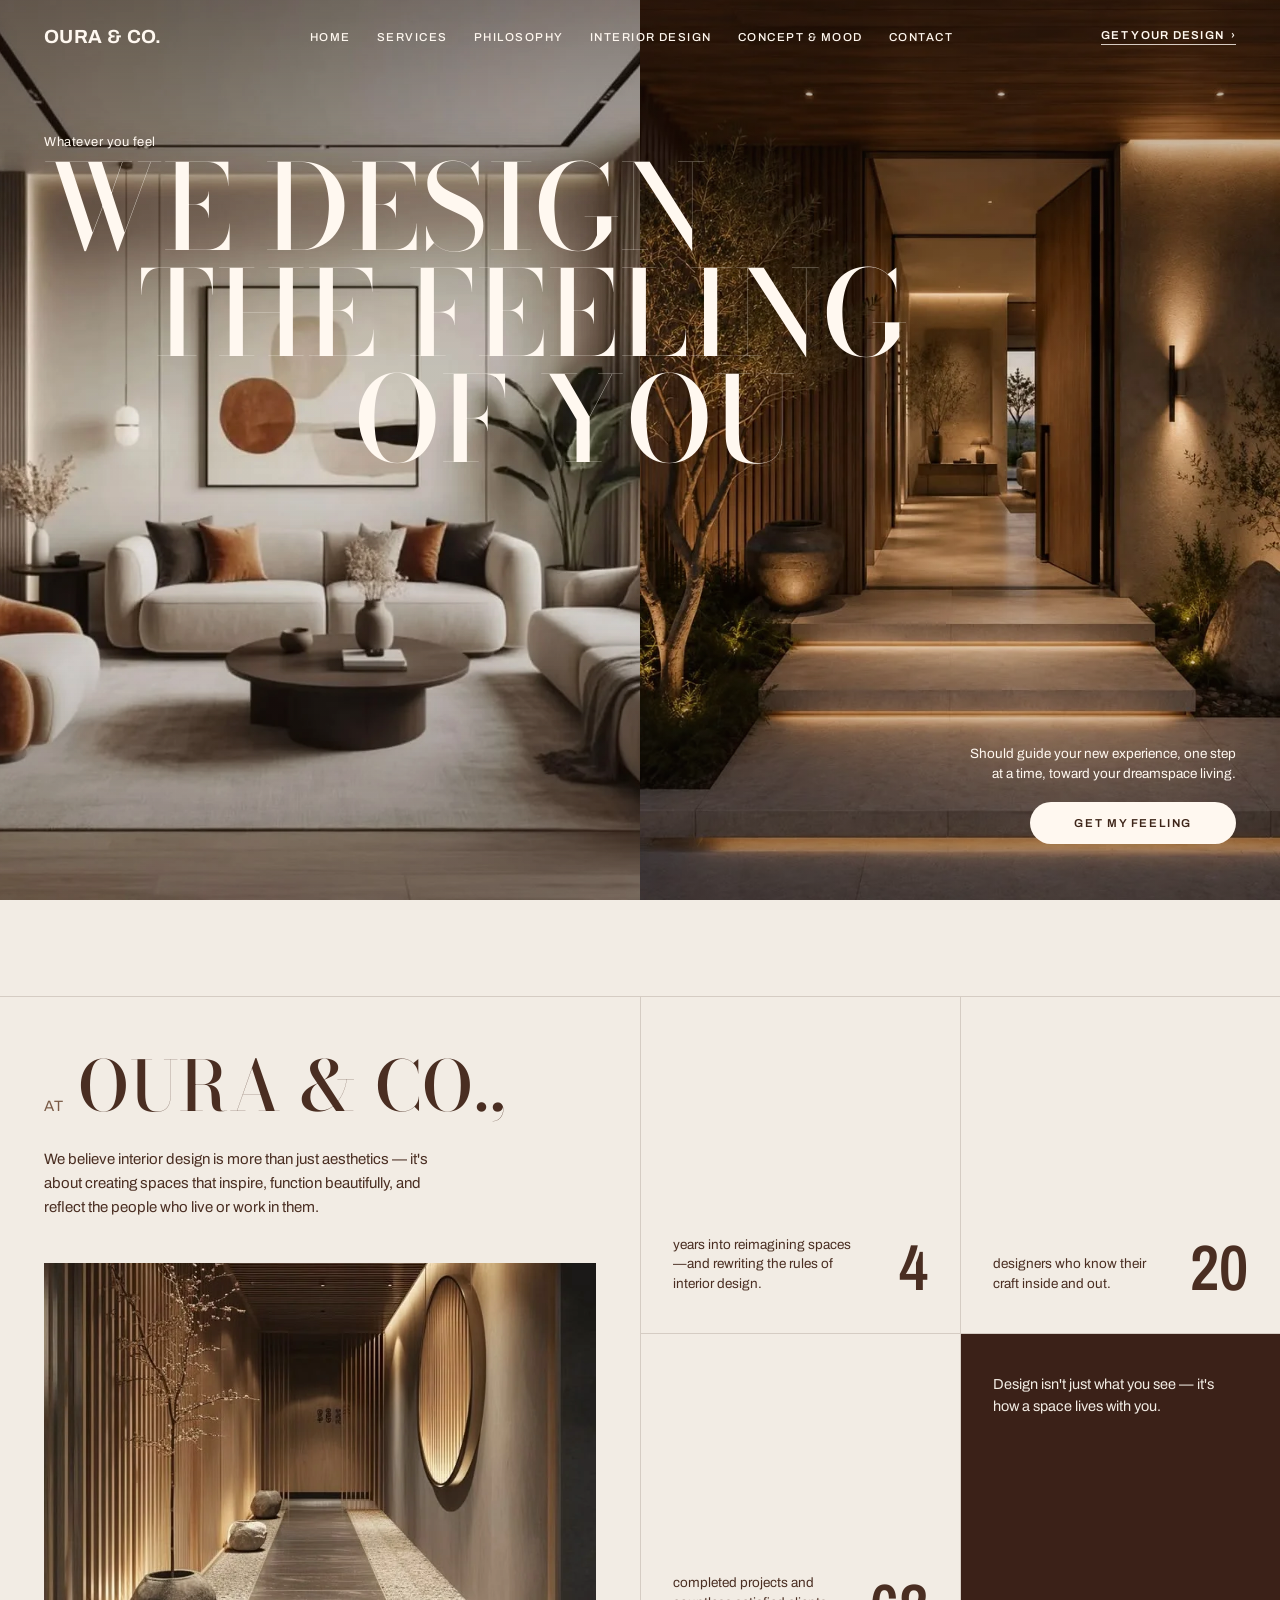
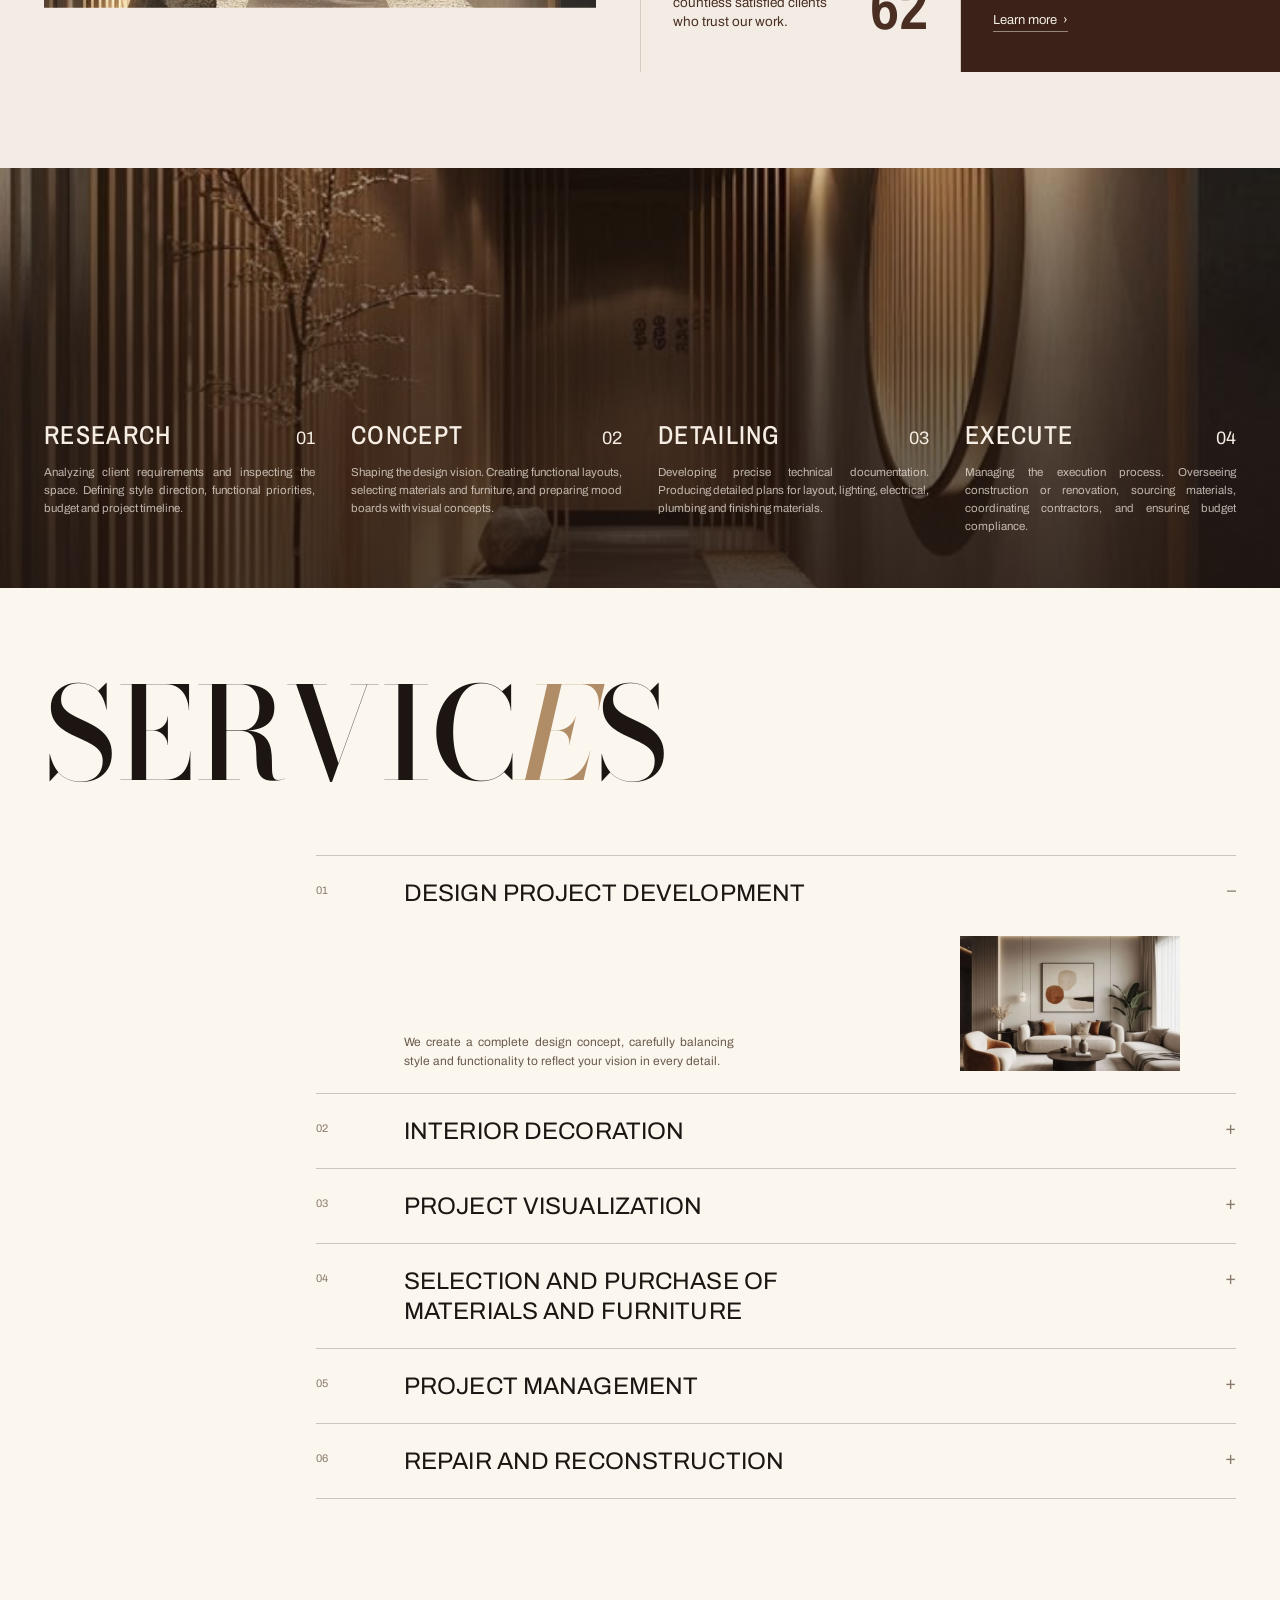
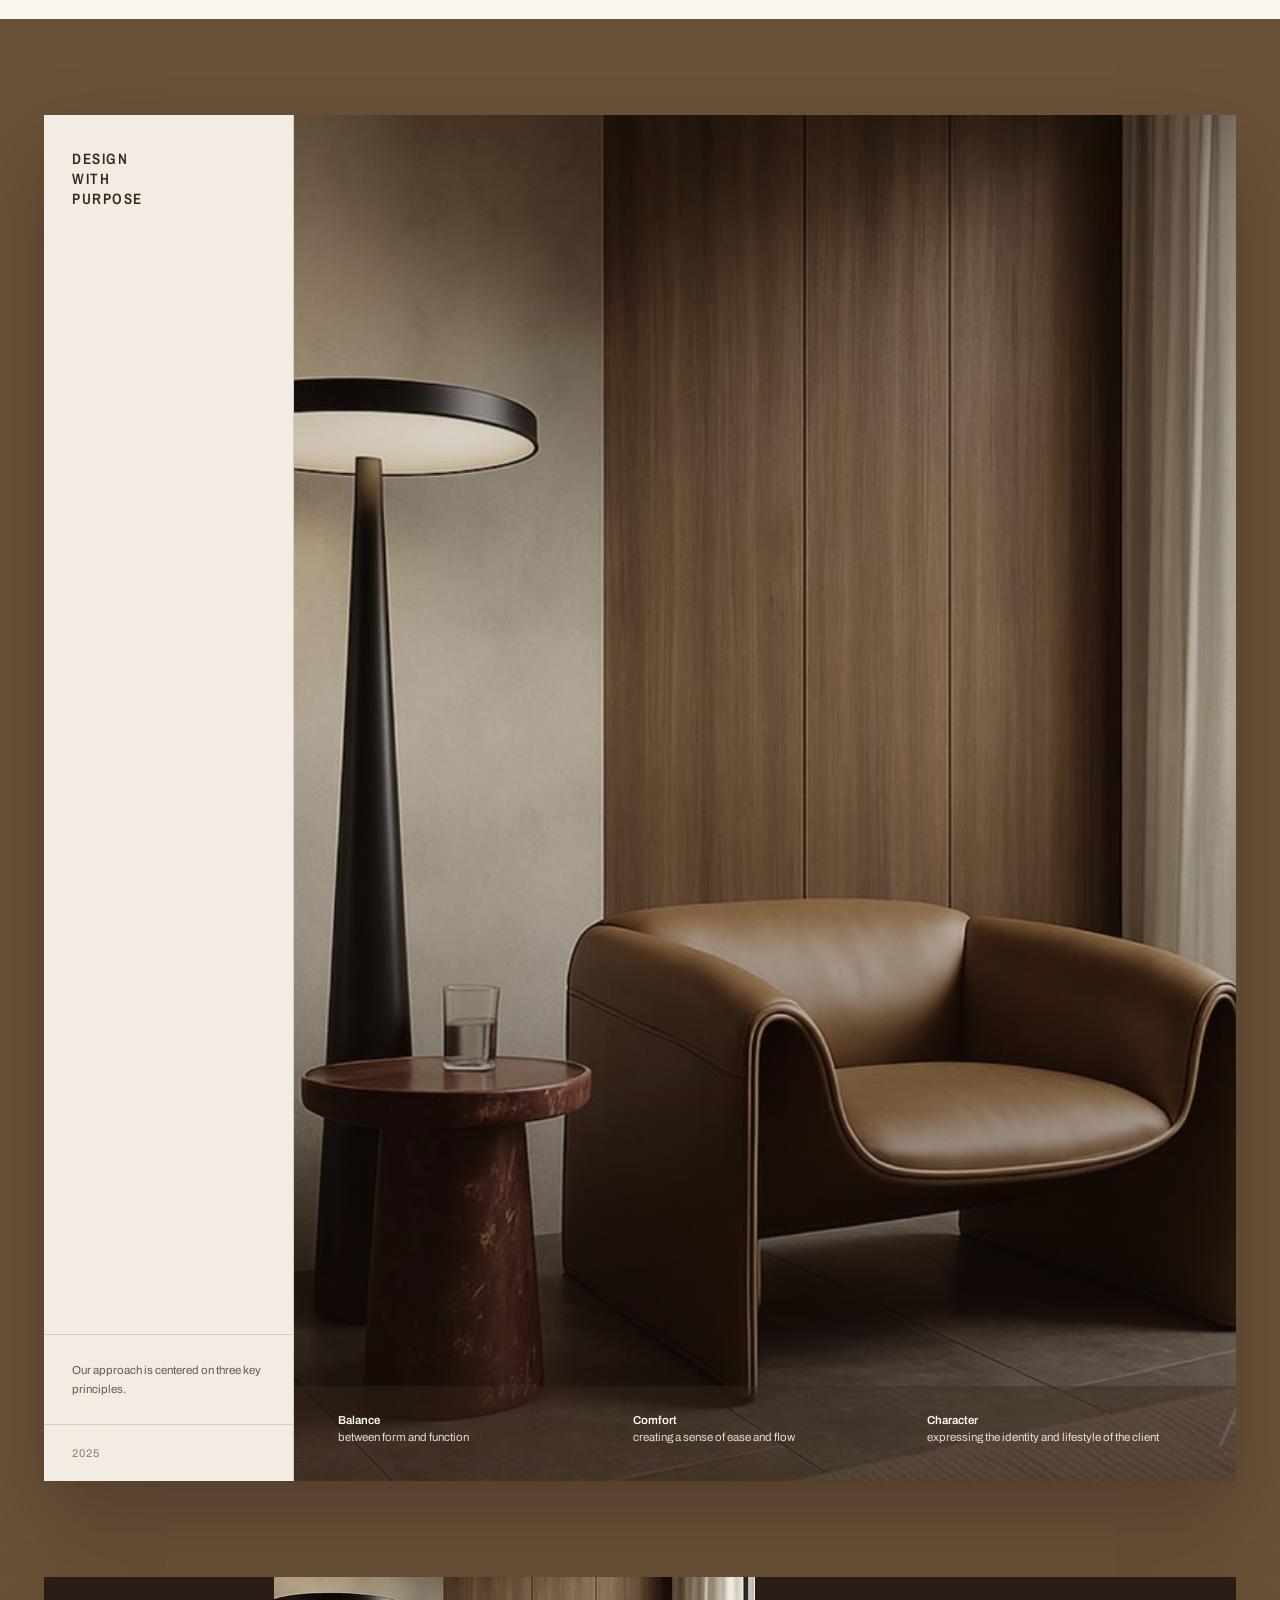
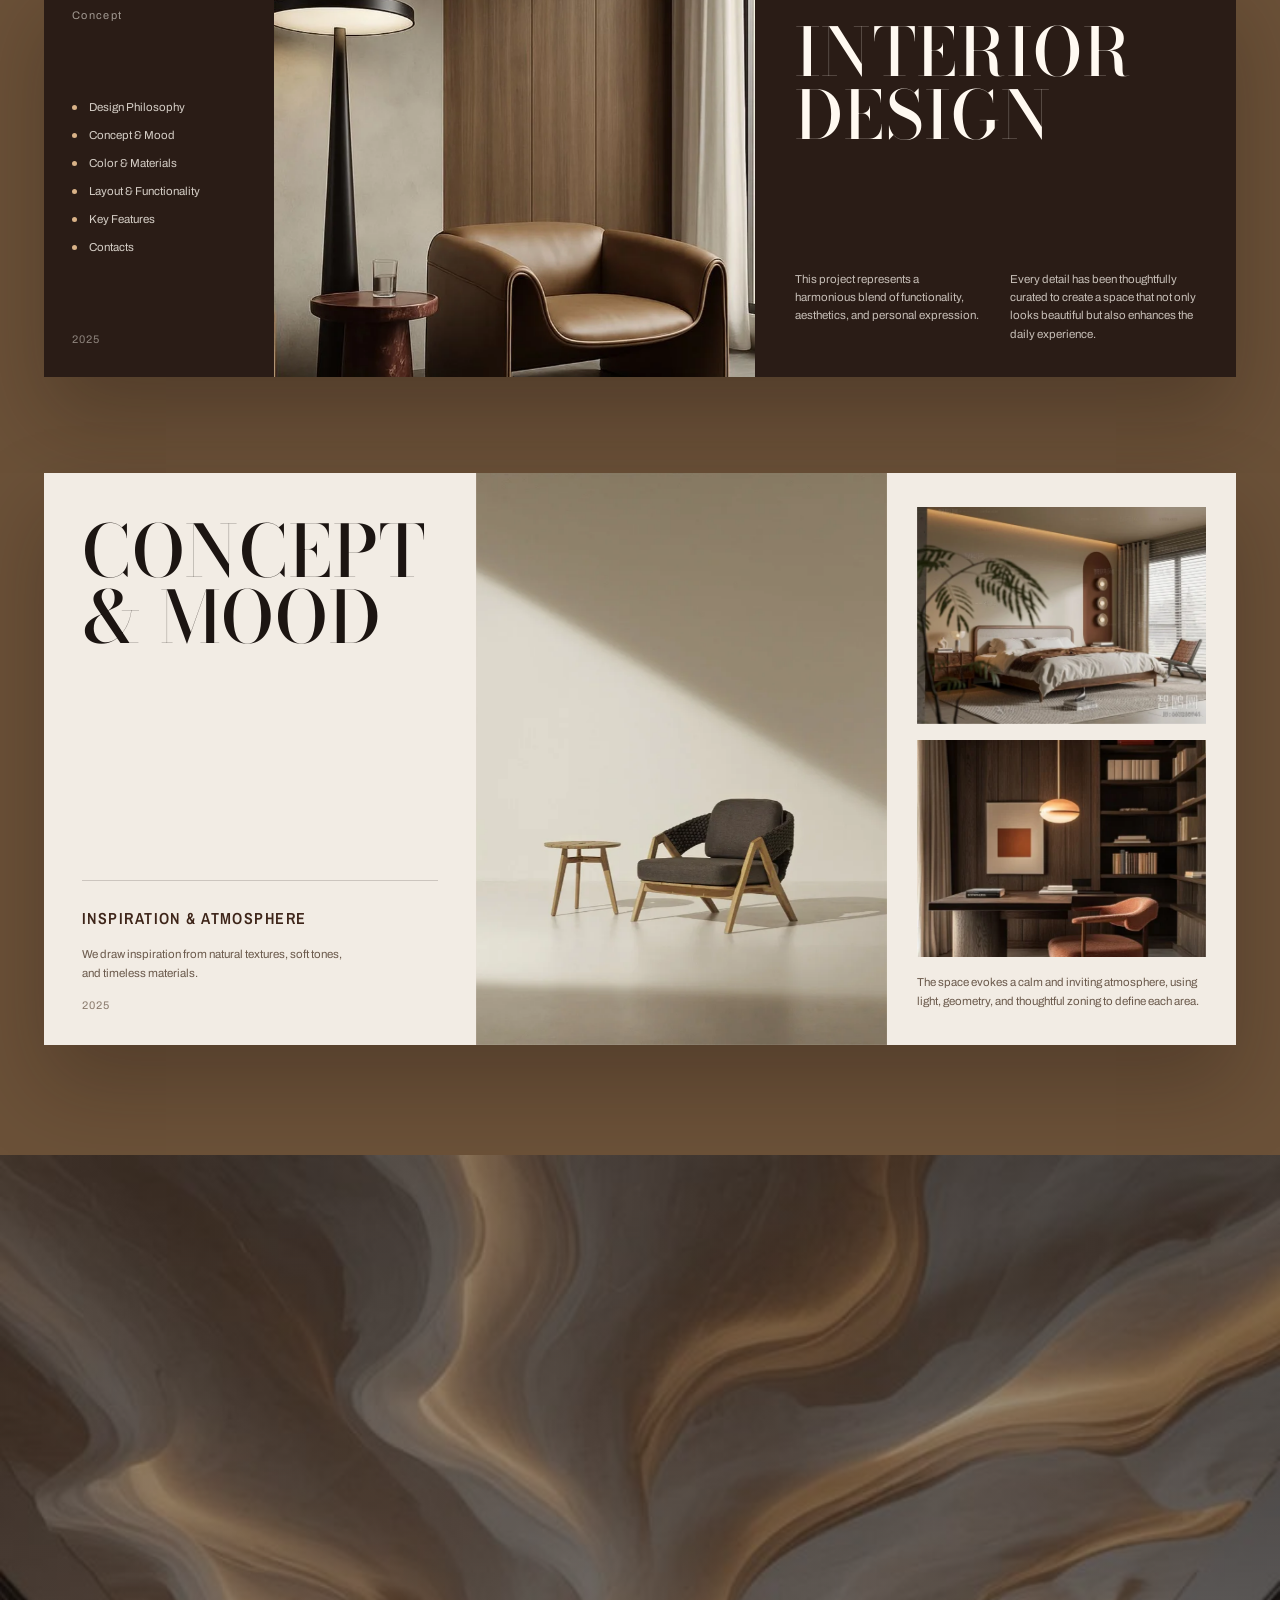
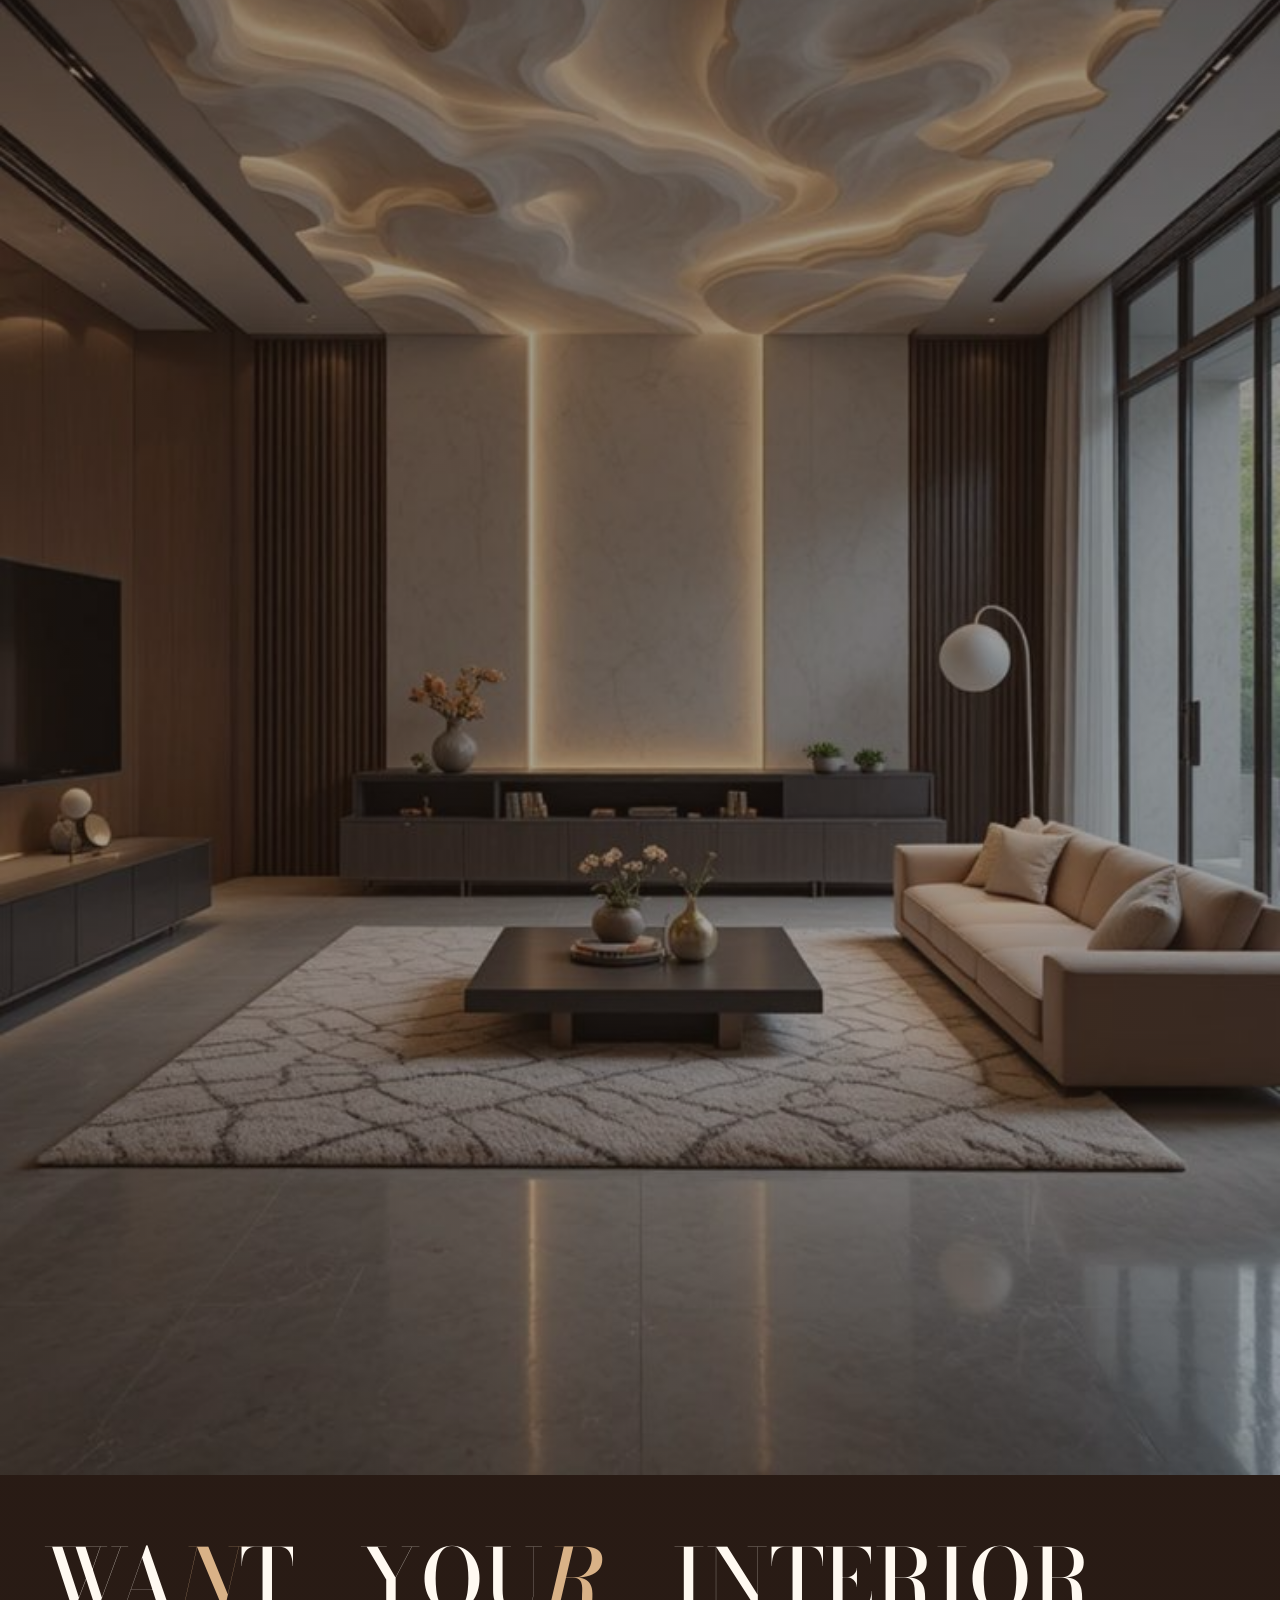
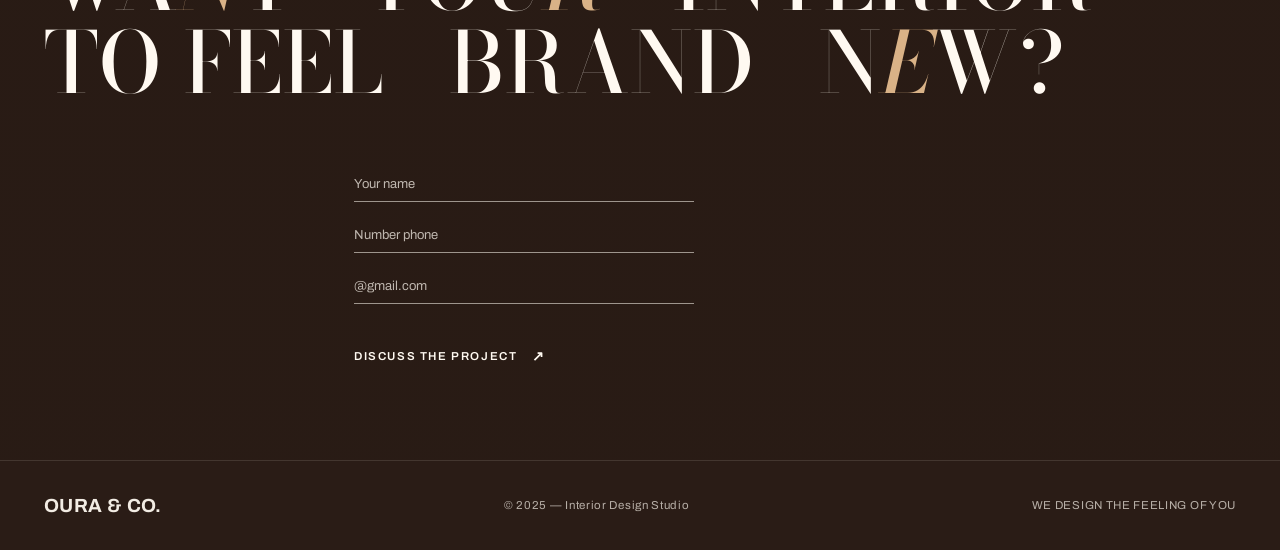
<file: index.html>
<!DOCTYPE html>
<html lang="en">
<head>
  <meta charset="utf-8">
  <meta name="viewport" content="width=device-width, initial-scale=1">
  <title>OURA &amp; CO. — Interior Design Studio</title>
  <meta name="description" content="OURA &amp; CO. — interior design studio. We design the feeling of you: spaces that inspire, function beautifully, and reflect the people who live in them.">
  <meta name="theme-color" content="#3E2519">
  <link rel="canonical" href="https://oura-co-swart.vercel.app/">

  <!-- Favicon: inline SVG monogram (no extra request) -->
  <link rel="icon" href="data:image/svg+xml,%3Csvg xmlns='http://www.w3.org/2000/svg' viewBox='0 0 32 32'%3E%3Crect width='32' height='32' fill='%233E2519'/%3E%3Ctext x='16' y='22' font-family='Georgia,serif' font-size='18' fill='%23D9B287' text-anchor='middle'%3EO%3C/text%3E%3C/svg%3E">

  <!-- Open Graph -->
  <meta property="og:type" content="website">
  <meta property="og:site_name" content="OURA &amp; CO.">
  <meta property="og:title" content="OURA &amp; CO. — Interior Design Studio">
  <meta property="og:description" content="We design the feeling of you: spaces that inspire, function beautifully, and reflect the people who live in them.">
  <meta property="og:url" content="https://oura-co-swart.vercel.app/">
  <meta property="og:image" content="https://oura-co-swart.vercel.app/assets/img/hero-right.webp">

  <!-- Twitter -->
  <meta name="twitter:card" content="summary_large_image">
  <meta name="twitter:title" content="OURA &amp; CO. — Interior Design Studio">
  <meta name="twitter:description" content="We design the feeling of you: spaces that inspire, function beautifully, and reflect the people who live in them.">
  <meta name="twitter:image" content="https://oura-co-swart.vercel.app/assets/img/hero-right.webp">

  <link rel="preconnect" href="https://fonts.googleapis.com">
  <link rel="preconnect" href="https://fonts.gstatic.com" crossorigin>
  <link href="https://fonts.googleapis.com/css2?family=Archivo:wght@400;500;600;700&family=Archivo+Narrow:wght@500;600;700&family=Bodoni+Moda:ital,opsz,wght@0,6..96,400..600;1,6..96,400..600&display=swap" rel="stylesheet">

  <link rel="stylesheet" href="styles.css">
</head>
<body>

  <!-- ================= HERO ================= -->
  <section class="hero" id="hero">
    <div class="hero__split">
      <div class="hero__pane hero__pane--left">
        <img src="assets/img/hero-left.webp" alt="Elegant dining interior with a seated figure">
      </div>
      <div class="hero__pane hero__pane--right">
        <img src="assets/img/hero-right.webp" alt="Arched interior in warm tones">
      </div>
    </div>
    <div class="hero__scrim"></div>

    <header class="site-header">
      <a href="#hero" class="brand">OURA &amp; CO.</a>
      <nav class="nav">
        <a href="#hero">HOME</a>
        <a href="#services">SERVICES</a>
        <a href="#philosophy">PHILOSOPHY</a>
        <a href="#concept">INTERIOR DESIGN</a>
        <a href="#mood">CONCEPT &amp; MOOD</a>
        <a href="#contact">CONTACT</a>
      </nav>
      <a href="#contact" class="header-cta">GET YOUR DESIGN&nbsp;&nbsp;›</a>
    </header>

    <div class="hero__eyebrow">
      <div class="hero__kicker">Whatever you feel</div>
      <h1 class="hero__title serif">
        WE DESIGN<br>
        <span class="indent-1">THE FEELING</span>
        <span class="indent-2">OF YOU</span>
      </h1>
    </div>

    <div class="hero__foot">
      <p>Should guide your new experience, one step at a time, toward your dreamspace living.</p>
      <a href="#about" class="pill">GET MY FEELING</a>
    </div>
  </section>

  <!-- ================= ABOUT ================= -->
  <section class="about" id="about">
    <div class="about__grid">
      <div class="about__intro">
        <div>
          <div class="about__headline">
            <span class="at">AT</span>
            <span class="name serif">OURA &amp; CO.,</span>
          </div>
          <p class="about__lead">We believe interior design is more than just aesthetics — it's about creating spaces that inspire, function beautifully, and reflect the people who live or work in them.</p>
        </div>
        <div class="about__still">
          <img src="assets/img/about-still.webp" alt="Still-life detail of a styled interior">
        </div>
      </div>

      <div class="stats">
        <div class="stat stat--b1">
          <span class="stat__label stat__label--190"><p>years into reimagining spaces—and rewriting the rules of interior design.</p></span>
          <span class="stat__num">4</span>
        </div>
        <div class="stat stat--b2">
          <span class="stat__label stat__label--170"><p>designers who know their craft inside and out.</p></span>
          <span class="stat__num">20</span>
        </div>
        <div class="stat stat--b3">
          <span class="stat__label stat__label--190"><p>completed projects and countless satisfied clients who trust our work.</p></span>
          <span class="stat__num">62</span>
        </div>
        <div class="stat__note">
          <p>Design isn't just what you see — it's how a space lives with you.</p>
          <a href="#services">Learn more&nbsp;&nbsp;›</a>
        </div>
      </div>
    </div>
  </section>

  <!-- ================= PROCESS ================= -->
  <section class="process">
    <img src="assets/img/process-bg.jpg" alt="Wide, dark interior corridor">
    <div class="process__scrim"></div>
    <div class="process__grid">
      <div class="step">
        <div class="step__head"><span class="t">RESEARCH</span><span class="n">01</span></div>
        <p>Analyzing client requirements and inspecting the space. Defining style direction, functional priorities, budget and project timeline.</p>
      </div>
      <div class="step">
        <div class="step__head"><span class="t">CONCEPT</span><span class="n">02</span></div>
        <p>Shaping the design vision. Creating functional layouts, selecting materials and furniture, and preparing mood boards with visual concepts.</p>
      </div>
      <div class="step">
        <div class="step__head"><span class="t">DETAILING</span><span class="n">03</span></div>
        <p>Developing precise technical documentation. Producing detailed plans for layout, lighting, electrical, plumbing and finishing materials.</p>
      </div>
      <div class="step">
        <div class="step__head"><span class="t">EXECUTE</span><span class="n">04</span></div>
        <p>Managing the execution process. Overseeing construction or renovation, sourcing materials, coordinating contractors, and ensuring budget compliance.</p>
      </div>
    </div>
  </section>

  <!-- ================= SERVICES ================= -->
  <section class="services" id="services">
    <h2 class="section-title serif">SERVIC<em>E</em>S</h2>
    <div class="services__list" id="services-list">
      <!-- rendered by script.js -->
    </div>
  </section>

  <!-- ================= PHILOSOPHY ================= -->
  <section class="band philosophy" id="philosophy">
    <div class="card">
      <div class="phil__aside">
        <div class="lead-label">DESIGN<br>WITH<br>PURPOSE</div>
        <p>Our approach is centered on three key principles.</p>
        <div class="year">2025</div>
      </div>
      <div class="phil__main">
        <img src="assets/img/phil-bg.jpg" alt="Warmly lit interior with an armchair and sculptural lamp">
        <div class="phil__scrim"></div>
        <h2 class="phil__title serif">DESIGN<br>PHILOSOPHY</h2>
        <div class="phil__principles">
          <p><strong>Balance</strong><br>between form and function</p>
          <p><strong>Comfort</strong><br>creating a sense of ease and flow</p>
          <p><strong>Character</strong><br>expressing the identity and lifestyle of the client</p>
        </div>
      </div>
    </div>
  </section>

  <!-- ================= CONCEPT ================= -->
  <section class="band concept" id="concept">
    <div class="card">
      <div class="concept__aside">
        <div class="label">Concept</div>
        <div class="concept__menu">
          <div><span class="dot"></span>Design Philosophy</div>
          <div><span class="dot"></span>Concept &amp; Mood</div>
          <div><span class="dot"></span>Color &amp; Materials</div>
          <div><span class="dot"></span>Layout &amp; Functionality</div>
          <div><span class="dot"></span>Key Features</div>
          <div><span class="dot"></span>Contacts</div>
        </div>
        <div class="year">2025</div>
      </div>
      <div class="concept__main">
        <div class="concept__photo">
          <div><img src="assets/img/concept-sofa.webp" alt="Leather sofa against dark timber slats"></div>
        </div>
        <div class="concept__text">
          <h2 class="serif">INTERIOR<br>DESIGN</h2>
          <div class="concept__cols">
            <p>This project represents a harmonious blend of functionality, aesthetics, and personal expression.</p>
            <p>Every detail has been thoughtfully curated to create a space that not only looks beautiful but also enhances the daily experience.</p>
          </div>
        </div>
      </div>
    </div>
  </section>

  <!-- ================= MOOD ================= -->
  <section class="band mood" id="mood">
    <div class="card">
      <div class="mood__intro">
        <h2 class="serif">CONCEPT<br>&amp; MOOD</h2>
        <div class="mood__meta">
          <div class="h">INSPIRATION &amp; ATMOSPHERE</div>
          <p>We draw inspiration from natural textures, soft tones, and timeless materials.</p>
          <div class="year">2025</div>
        </div>
      </div>
      <div class="mood__hero">
        <div><img src="assets/img/mood-chair.webp" alt="Lounge chair and side table"></div>
      </div>
      <div class="mood__stack">
        <div class="mood__cell mood__cell--1">
          <div><img src="assets/img/mood-1.webp" alt="Bedroom in warm neutral tones"></div>
        </div>
        <div class="mood__cell mood__cell--2">
          <div><img src="assets/img/mood-2.webp" alt="Close-up of natural material and texture"></div>
        </div>
        <p>The space evokes a calm and inviting atmosphere, using light, geometry, and thoughtful zoning to define each area.</p>
      </div>
    </div>
  </section>

  <!-- ================= CONTACT ================= -->
  <section class="contact" id="contact">
    <img src="assets/img/cta-bg.jpg" alt="Contemporary living room">
    <div class="contact__scrim"></div>
    <div class="contact__inner">
      <h2 class="contact__title serif">
        WA<em>N</em>T&nbsp;&nbsp; YOU<em>R</em>&nbsp;&nbsp; INTERIOR<br>
        TO FEEL&nbsp;&nbsp; BRAND&nbsp;&nbsp; N<em>E</em>W?
      </h2>
      <form class="contact__form" id="contact-form">
        <input type="text"  name="name"  placeholder="Your name" autocomplete="name" required>
        <input type="tel"   name="phone" placeholder="Number phone" autocomplete="tel" required>
        <input type="email" name="email" placeholder="@gmail.com" autocomplete="email" required>
        <button type="submit" class="contact__submit">DISCUSS THE PROJECT<span>↗</span></button>
      </form>
      <p class="form-note" id="form-note" hidden></p>
    </div>
  </section>

  <!-- ================= FOOTER ================= -->
  <footer class="site-footer">
    <span class="brand">OURA &amp; CO.</span>
    <span>© 2025 — Interior Design Studio</span>
    <span>WE DESIGN THE FEELING OF YOU</span>
  </footer>

  <script src="script.js"></script>
</body>
</html>
</file>
<file: styles.css>
/* ============================================================
   OURA & CO. — Interior Design
   Rebuilt as standard HTML/CSS/JS
   ============================================================ */

:root {
  --bg: #F2ECE4;
  --bg-alt: #FBF7EF;
  --ink: #3E2519;
  --ink-2: #4A2E22;
  --ink-3: #1C1512;
  --brown: #6B5138;
  --brown-dark: #3B2118;
  --brown-darker: #2A1C16;
  --muted: #6B5A4C;
  --muted-2: #7A5B47;
  --muted-3: #8A7A6C;
  --cream: #FFF8F0;
  --cream-2: #FFF9F1;
  --gold: #B08D66;
  --gold-2: #D9B287;
  --line: rgba(62, 37, 25, 0.16);
  --line-dark: rgba(28, 21, 18, 0.22);
  --pad-x: 44px;
  --ease: cubic-bezier(0.16, 0.84, 0.24, 1);
}

* { box-sizing: border-box; }

html { scroll-behavior: smooth; }

body {
  margin: 0;
  background: var(--bg);
  color: var(--ink);
  font-family: 'Archivo', -apple-system, BlinkMacSystemFont, sans-serif;
  -webkit-font-smoothing: antialiased;
  text-rendering: optimizeLegibility;
}

a { color: var(--ink-2); text-decoration: none; transition: color 0.25s ease; }
a:hover { color: #8A6A52; }

img { display: block; width: 100%; height: 100%; object-fit: cover; }

.serif   { font-family: 'Bodoni Moda', Georgia, serif; }
.narrow  { font-family: 'Archivo Narrow', 'Archivo', sans-serif; }

/* ---------- Keyframes ---------- */
@keyframes heroInLeft   { from { transform: translateX(-100%); } to { transform: translateX(0); } }
@keyframes heroInRight  { from { transform: translateX(100%);  } to { transform: translateX(0); } }
@keyframes stepIn       { from { clip-path: inset(0 100% 0 0); transform: translateX(-14px); } to { clip-path: inset(0 0 0 0); transform: translateX(0); } }
@keyframes slideFromRight { from { transform: translateX(120%); } to { transform: translateX(0); } }
@keyframes dropDown     { from { transform: translateY(-110%); } to { transform: translateY(0); } }
@keyframes riseUp       { from { transform: translateY(110%);  } to { transform: translateY(0); } }
@keyframes wipeInLeft   { from { clip-path: inset(0 100% 0 0); } to { clip-path: inset(0 0 0 0); } }

/* ============================================================
   HERO
   ============================================================ */
.hero {
  position: relative;
  width: 100%;
  height: 100vh;
  min-height: 720px;
  overflow: hidden;
}
.hero__split {
  position: absolute;
  inset: 0;
  display: grid;
  grid-template-columns: 1fr 1fr;
}
.hero__pane { position: relative; overflow: hidden; }
.hero__pane--left  { animation: heroInLeft  1.25s var(--ease) both; }
.hero__pane--right { animation: heroInRight 1.25s var(--ease) both; }
.hero__scrim {
  position: absolute;
  inset: 0;
  pointer-events: none;
  background: linear-gradient(180deg,
    rgba(30,18,12,0.42) 0%,
    rgba(30,18,12,0.05) 30%,
    rgba(30,18,12,0) 55%,
    rgba(30,18,12,0.35) 100%);
}

/* ---------- Header ---------- */
.site-header {
  position: absolute;
  top: 0; left: 0; right: 0;
  z-index: 10;
  display: flex;
  align-items: center;
  justify-content: space-between;
  gap: 32px;
  padding: 26px var(--pad-x);
  pointer-events: none;
}
.brand {
  font-weight: 700;
  font-size: 19px;
  letter-spacing: 0.02em;
  color: var(--cream);
  pointer-events: auto;
}
.nav { display: flex; gap: 26px; pointer-events: auto; }
.nav a {
  color: var(--cream);
  font-size: 11.5px;
  font-weight: 500;
  letter-spacing: 0.13em;
}
.nav a:hover { color: var(--gold-2); }
.header-cta {
  color: var(--cream);
  font-size: 11.5px;
  font-weight: 600;
  letter-spacing: 0.11em;
  border-bottom: 1px solid rgba(255,248,240,0.8);
  padding-bottom: 3px;
  pointer-events: auto;
  white-space: nowrap;
}
.nav-toggle { display: none; }

/* ---------- Hero copy ---------- */
.hero__eyebrow {
  position: absolute;
  top: 15%; left: 0; right: 0;
  padding: 0 var(--pad-x);
  pointer-events: none;
}
.hero__kicker {
  font-size: 13px;
  letter-spacing: 0.04em;
  color: var(--cream);
  margin-bottom: 6px;
}
.hero__title {
  margin: 0;
  font-weight: 500;
  font-size: clamp(56px, 9.2vw, 150px);
  line-height: 0.9;
  letter-spacing: 0.01em;
  color: var(--cream);
}
.hero__title span { display: block; }
.hero__title .indent-1 { padding-left: 8%; }
.hero__title .indent-2 { padding-left: 26%; }

.hero__foot {
  position: absolute;
  right: var(--pad-x);
  bottom: 56px;
  display: flex;
  flex-direction: column;
  align-items: flex-end;
  gap: 18px;
  pointer-events: none;
}
.hero__foot p {
  margin: 0;
  max-width: 270px;
  text-align: right;
  font-size: 13.5px;
  line-height: 1.5;
  color: var(--cream);
}
.pill {
  pointer-events: auto;
  display: inline-flex;
  align-items: center;
  justify-content: center;
  background: var(--cream);
  color: var(--ink);
  font-size: 11.5px;
  font-weight: 600;
  letter-spacing: 0.14em;
  padding: 15px 44px;
  border-radius: 999px;
  transition: background 0.3s ease, color 0.3s ease;
}
.pill:hover { background: var(--ink); color: var(--cream); }

/* ============================================================
   ABOUT
   ============================================================ */
.about { width: 100%; padding: 96px 0 0; }
.about__grid {
  display: grid;
  grid-template-columns: 1fr 1fr;
  align-items: stretch;
  border-top: 1px solid var(--line);
}
.about__intro {
  padding: 56px var(--pad-x) 64px;
  display: flex;
  flex-direction: column;
  gap: 44px;
}
.about__headline { display: flex; align-items: baseline; gap: 14px; }
.about__headline .at { font-size: 15px; letter-spacing: 0.06em; color: var(--muted-2); }
.about__headline .name {
  font-weight: 500;
  font-size: clamp(40px, 5.4vw, 78px);
  line-height: 0.98;
  letter-spacing: 0.01em;
  color: var(--ink-2);
}
.about__lead {
  margin: 26px 0 0;
  max-width: 420px;
  font-size: 15px;
  line-height: 1.6;
  color: var(--ink-2);
  text-wrap: pretty;
}
.about__still {
  position: relative;
  width: 100%;
  aspect-ratio: 16 / 10;
  overflow: hidden;
  animation: wipeInLeft 1.1s var(--ease) both;
}

.stats {
  display: grid;
  grid-template-columns: 1fr 1fr;
  grid-template-rows: 1fr 1fr;
  border-left: 1px solid var(--line);
}
.stat {
  display: flex;
  align-items: flex-end;
  justify-content: space-between;
  gap: 20px;
  padding: 40px 32px;
}
.stat--b1 { border-bottom: 1px solid var(--line); border-right: 1px solid var(--line); }
.stat--b2 { border-bottom: 1px solid var(--line); }
.stat--b3 { border-right: 1px solid var(--line); }
.stat p { margin: 0; font-size: 13.5px; line-height: 1.45; color: var(--ink-2); }
.stat__label { display: block; overflow: hidden; }
.stat__label--190 { max-width: 190px; }
.stat__label--170 { max-width: 170px; }
.stat__num {
  display: block;
  font-family: 'Archivo Narrow', sans-serif;
  font-weight: 600;
  font-size: 64px;
  line-height: 0.8;
  color: var(--ink-2);
}
.stat__note {
  background: var(--brown-dark);
  color: var(--bg);
  padding: 40px 32px;
  display: flex;
  flex-direction: column;
  justify-content: space-between;
  gap: 36px;
}
.stat__note p { margin: 0; max-width: 230px; font-size: 14.5px; line-height: 1.5; color: var(--bg); }
.stat__note a {
  color: var(--bg);
  font-size: 13px;
  border-bottom: 1px solid rgba(242,236,228,0.5);
  padding-bottom: 4px;
  align-self: flex-start;
}

/* ============================================================
   PROCESS BAND
   ============================================================ */
.process {
  position: relative;
  width: 100%;
  height: 420px;
  margin-top: 96px;
  overflow: hidden;
  background: #241511;
}
.process__scrim {
  position: absolute;
  inset: 0;
  pointer-events: none;
  background: linear-gradient(180deg,
    rgba(26,15,11,0.15) 0%,
    rgba(26,15,11,0.55) 45%,
    rgba(26,15,11,0.75) 100%);
}
.process__grid {
  position: absolute;
  left: 0; right: 0; bottom: 52px;
  padding: 0 var(--pad-x);
  display: grid;
  grid-template-columns: repeat(4, 1fr);
  gap: 36px;
  pointer-events: none;
}
.step__head {
  display: flex;
  align-items: baseline;
  justify-content: space-between;
  gap: 12px;
  margin-bottom: 12px;
}
.step__head .t {
  font-family: 'Archivo Narrow', sans-serif;
  font-weight: 500;
  font-size: 26px;
  letter-spacing: 0.05em;
  color: #F6EEE4;
}
.step__head .n { font-size: 18px; color: #F6EEE4; }
.step p {
  margin: 0;
  font-size: 11.5px;
  line-height: 1.55;
  color: rgba(246,238,228,0.72);
  text-align: justify;
}

/* ============================================================
   SERVICES (accordion)
   ============================================================ */
.services { width: 100%; background: var(--bg-alt); padding: 88px var(--pad-x) 120px; }
.section-title {
  margin: 0 0 64px;
  font-weight: 500;
  font-size: clamp(64px, 10vw, 150px);
  line-height: 0.9;
  letter-spacing: 0.01em;
  color: var(--ink-3);
}
.section-title em { font-style: italic; color: var(--gold); }
.services__list { max-width: 920px; margin: 0 0 0 auto; }
.svc {
  border-top: 1px solid var(--line-dark);
  padding: 22px 0;
  cursor: pointer;
  display: grid;
  grid-template-columns: 64px 1fr 32px;
  gap: 24px;
  align-items: start;
  transition: background 0.25s ease;
}
.svc:hover { background: rgba(176,141,102,0.06); }
.svc__num { font-size: 11px; color: var(--muted-3); padding-top: 6px; }
.svc__title {
  margin: 0;
  font-weight: 400;
  font-size: 24px;
  line-height: 1.25;
  letter-spacing: 0.005em;
  color: var(--ink-3);
  max-width: 420px;
}
.svc__sign { justify-self: end; font-size: 18px; color: var(--muted-3); padding-top: 2px; }
.svc__panel {
  display: grid;
  grid-template-rows: 0fr;
  opacity: 0;
  transition: grid-template-rows 0.55s var(--ease), opacity 0.4s ease;
}
.svc.is-open .svc__panel { grid-template-rows: 1fr; opacity: 1; }
.svc__panel > div { overflow: hidden; min-height: 0; }
.svc__inner {
  display: grid;
  grid-template-columns: 1fr 220px;
  gap: 32px;
  align-items: end;
  padding-top: 28px;
}
.svc__inner p {
  margin: 0;
  max-width: 330px;
  font-size: 12px;
  line-height: 1.6;
  color: var(--muted);
  text-align: justify;
}
.svc__photo { position: relative; width: 220px; height: 135px; overflow: hidden; }
.services__list .end-line { border-top: 1px solid var(--line-dark); }

/* ============================================================
   PHILOSOPHY
   ============================================================ */
.band { width: 100%; background: var(--brown); }
.philosophy { padding: 96px var(--pad-x); }
.card {
  max-width: 1320px;
  margin: 0 auto;
  box-shadow: 0 40px 80px rgba(26,15,11,0.28);
}
.philosophy .card {
  display: grid;
  grid-template-columns: 250px 1fr;
  background: var(--bg);
}
.phil__aside {
  display: grid;
  grid-template-rows: 1fr auto auto;
  border-right: 1px solid var(--line);
}
.phil__aside .lead-label {
  padding: 34px 28px;
  font-family: 'Archivo Narrow', sans-serif;
  font-weight: 600;
  font-size: 15px;
  line-height: 1.35;
  letter-spacing: 0.1em;
  color: var(--ink);
  animation: wipeInLeft 0.95s var(--ease) 0.15s both;
}
.phil__aside p {
  margin: 0;
  padding: 26px 28px;
  border-top: 1px solid var(--line);
  font-size: 11.5px;
  line-height: 1.6;
  color: var(--muted);
}
.phil__aside .year {
  padding: 22px 28px;
  border-top: 1px solid var(--line);
  font-size: 11px;
  letter-spacing: 0.1em;
  color: var(--muted-3);
}
.phil__main {
  position: relative;
  min-height: 420px;
  overflow: hidden;
  background: var(--brown-darker);
}
.phil__scrim {
  position: absolute;
  inset: 0;
  pointer-events: none;
  background: linear-gradient(180deg, rgba(30,18,12,0.28), rgba(30,18,12,0.05) 45%, rgba(30,18,12,0.5));
}
.phil__title {
  position: relative;
  margin: 0;
  padding: 38px 44px 0;
  font-weight: 500;
  font-size: clamp(46px, 6.4vw, 104px);
  line-height: 0.92;
  letter-spacing: 0.02em;
  color: var(--cream-2);
  animation: wipeInLeft 1.1s var(--ease) both;
}
.phil__principles {
  position: absolute;
  left: 0; right: 0; bottom: 0;
  display: grid;
  grid-template-columns: repeat(3, 1fr);
  gap: 30px;
  padding: 26px 44px 34px;
  background: rgba(60,40,28,0.42);
}
.phil__principles p { margin: 0; font-size: 11.5px; line-height: 1.55; color: rgba(255,249,241,0.85); }
.phil__principles strong { font-weight: 600; color: var(--cream-2); }

/* ============================================================
   CONCEPT
   ============================================================ */
.concept { padding: 0 var(--pad-x) 96px; }
.concept .card {
  display: grid;
  grid-template-columns: 230px 1fr;
  background: var(--brown-darker);
  color: var(--bg);
  box-shadow: 0 40px 80px rgba(26,15,11,0.3);
}
.concept__aside {
  display: flex;
  flex-direction: column;
  justify-content: space-between;
  gap: 40px;
  padding: 32px 28px;
}
.concept__aside .label { font-size: 11px; letter-spacing: 0.12em; color: rgba(242,236,228,0.6); }
.concept__menu { display: flex; flex-direction: column; gap: 16px; }
.concept__menu div {
  display: flex;
  align-items: center;
  gap: 12px;
  font-size: 11.5px;
  color: rgba(242,236,228,0.85);
}
.concept__menu .dot { width: 5px; height: 5px; border-radius: 999px; background: var(--gold-2); }
.concept__aside .year { font-size: 11px; letter-spacing: 0.1em; color: rgba(242,236,228,0.5); }
.concept__main { display: grid; grid-template-columns: 1fr 1fr; align-items: stretch; }
.concept__photo { position: relative; min-height: 400px; overflow: hidden; }
.concept__photo > div { position: absolute; inset: 0; animation: riseUp 1.1s var(--ease) both; }
.concept__text {
  display: flex;
  flex-direction: column;
  justify-content: space-between;
  gap: 48px;
  padding: 44px 40px 34px;
}
.concept__text h2 {
  margin: 0;
  font-weight: 500;
  font-size: clamp(40px, 5.2vw, 84px);
  line-height: 0.95;
  letter-spacing: 0.02em;
  color: var(--cream-2);
}
.concept__cols { display: grid; grid-template-columns: 1fr 1fr; gap: 28px; }
.concept__cols p { margin: 0; font-size: 11.5px; line-height: 1.6; color: rgba(242,236,228,0.78); }

/* ============================================================
   MOOD
   ============================================================ */
.mood { padding: 0 var(--pad-x) 110px; }
.mood .card {
  display: grid;
  grid-template-columns: 1.05fr 1fr 0.85fr;
  background: var(--bg);
}
.mood__intro {
  display: flex;
  flex-direction: column;
  justify-content: space-between;
  gap: 52px;
  padding: 46px 38px 34px;
}
.mood__intro h2 {
  margin: 0;
  font-weight: 500;
  font-size: clamp(44px, 5.6vw, 92px);
  line-height: 0.92;
  letter-spacing: 0.01em;
  color: var(--ink-3);
}
.mood__meta {
  display: flex;
  flex-direction: column;
  gap: 16px;
  border-top: 1px solid rgba(28,21,18,0.18);
  padding-top: 26px;
}
.mood__meta .h {
  font-family: 'Archivo Narrow', sans-serif;
  font-weight: 600;
  font-size: 16px;
  letter-spacing: 0.09em;
  color: var(--ink);
}
.mood__meta p { margin: 0; max-width: 280px; font-size: 11.5px; line-height: 1.65; color: var(--muted); }
.mood__meta .year { font-size: 11px; letter-spacing: 0.1em; color: var(--muted-3); }
.mood__hero { position: relative; min-height: 420px; overflow: hidden; background: #E6DCCE; }
.mood__hero > div { position: absolute; inset: 0; animation: riseUp 1.1s var(--ease) both; }
.mood__stack { display: flex; flex-direction: column; gap: 16px; padding: 34px 30px; }
.mood__cell { position: relative; width: 100%; aspect-ratio: 4 / 3; overflow: hidden; }
.mood__cell > div { position: absolute; inset: 0; }
.mood__cell--1 > div { animation: riseUp 1s var(--ease) 0.15s both; }
.mood__cell--2 > div { animation: riseUp 1s var(--ease) 0.3s both; }
.mood__stack p { margin: auto 0 0; font-size: 11.5px; line-height: 1.65; color: var(--muted); }

/* ============================================================
   CONTACT / CTA
   ============================================================ */
.contact {
  position: relative;
  width: 100%;
  min-height: 640px;
  overflow: hidden;
  background: var(--brown-darker);
}
.contact__scrim {
  position: absolute;
  inset: 0;
  pointer-events: none;
  background: linear-gradient(180deg, rgba(38,25,18,0.5), rgba(38,25,18,0.3));
}
.contact__inner { position: relative; padding: 64px var(--pad-x) 96px; }
.contact__title {
  margin: 0 0 72px;
  font-weight: 500;
  font-size: clamp(44px, 6.6vw, 104px);
  line-height: 0.98;
  letter-spacing: 0.01em;
  color: var(--cream-2);
}
.contact__title em { font-style: italic; color: var(--gold-2); }
.contact__form {
  display: flex;
  flex-direction: column;
  gap: 26px;
  max-width: 340px;
  margin-left: 26%;
}
.contact__form input {
  background: transparent;
  border: none;
  border-bottom: 1px solid rgba(255,249,241,0.55);
  color: var(--cream-2);
  font-family: 'Archivo', sans-serif;
  font-size: 13px;
  padding: 0 0 10px;
  outline: none;
}
.contact__form input::placeholder { color: rgba(255,249,241,0.7); }
.contact__form input:focus { border-color: var(--gold-2); }
.contact__submit {
  margin-top: 18px;
  align-self: flex-start;
  display: inline-flex;
  align-items: center;
  gap: 14px;
  background: transparent;
  border: none;
  color: var(--cream-2);
  font-family: 'Archivo', sans-serif;
  font-size: 11.5px;
  font-weight: 600;
  letter-spacing: 0.14em;
  cursor: pointer;
  padding: 0;
  transition: color 0.25s ease;
}
.contact__submit:hover { color: var(--gold-2); }
.contact__submit span { font-size: 14px; }
.form-note { margin: 22px 0 0 26%; font-size: 12px; color: rgba(255,249,241,0.7); }

/* ============================================================
   FOOTER
   ============================================================ */
.site-footer {
  background: var(--brown-darker);
  color: rgba(242,236,228,0.7);
  padding: 34px var(--pad-x);
  display: flex;
  align-items: center;
  justify-content: space-between;
  gap: 20px;
  font-size: 11.5px;
  letter-spacing: 0.06em;
  border-top: 1px solid rgba(242,236,228,0.12);
}
.site-footer .brand { color: var(--bg); pointer-events: auto; }

/* ============================================================
   RESPONSIVE
   ============================================================ */
@media (max-width: 900px) {
  :root { --pad-x: 22px; }
  .nav { display: none; }
  .header-cta { display: none; }
  .about__grid { grid-template-columns: 1fr; }
  .stats { border-left: none; border-top: 1px solid var(--line); }
  .process { height: auto; padding-bottom: 40px; }
  .process__grid { position: static; grid-template-columns: 1fr 1fr; padding-top: 40px; row-gap: 30px; }
  .process { display: flex; flex-direction: column; }
  .philosophy .card { grid-template-columns: 1fr; }
  .phil__aside { border-right: none; border-bottom: 1px solid var(--line); }
  .concept .card { grid-template-columns: 1fr; }
  .concept__main { grid-template-columns: 1fr; }
  .mood .card { grid-template-columns: 1fr; }
  .contact__form, .form-note { margin-left: 0; }
  .hero__title .indent-1, .hero__title .indent-2 { padding-left: 0; }
}

@media (max-width: 560px) {
  .hero__split { grid-template-columns: 1fr; }
  .hero__pane--right { display: none; }
  .stats { grid-template-columns: 1fr; grid-template-rows: none; }
  .process__grid { grid-template-columns: 1fr; }
  .concept__cols { grid-template-columns: 1fr; }
  .phil__principles { grid-template-columns: 1fr; }
  .svc { grid-template-columns: 40px 1fr 24px; gap: 12px; }
  .svc__inner { grid-template-columns: 1fr; }
  .svc__photo { width: 100%; }
}

@media (prefers-reduced-motion: reduce) {
  * { animation: none !important; }
}
</file>
